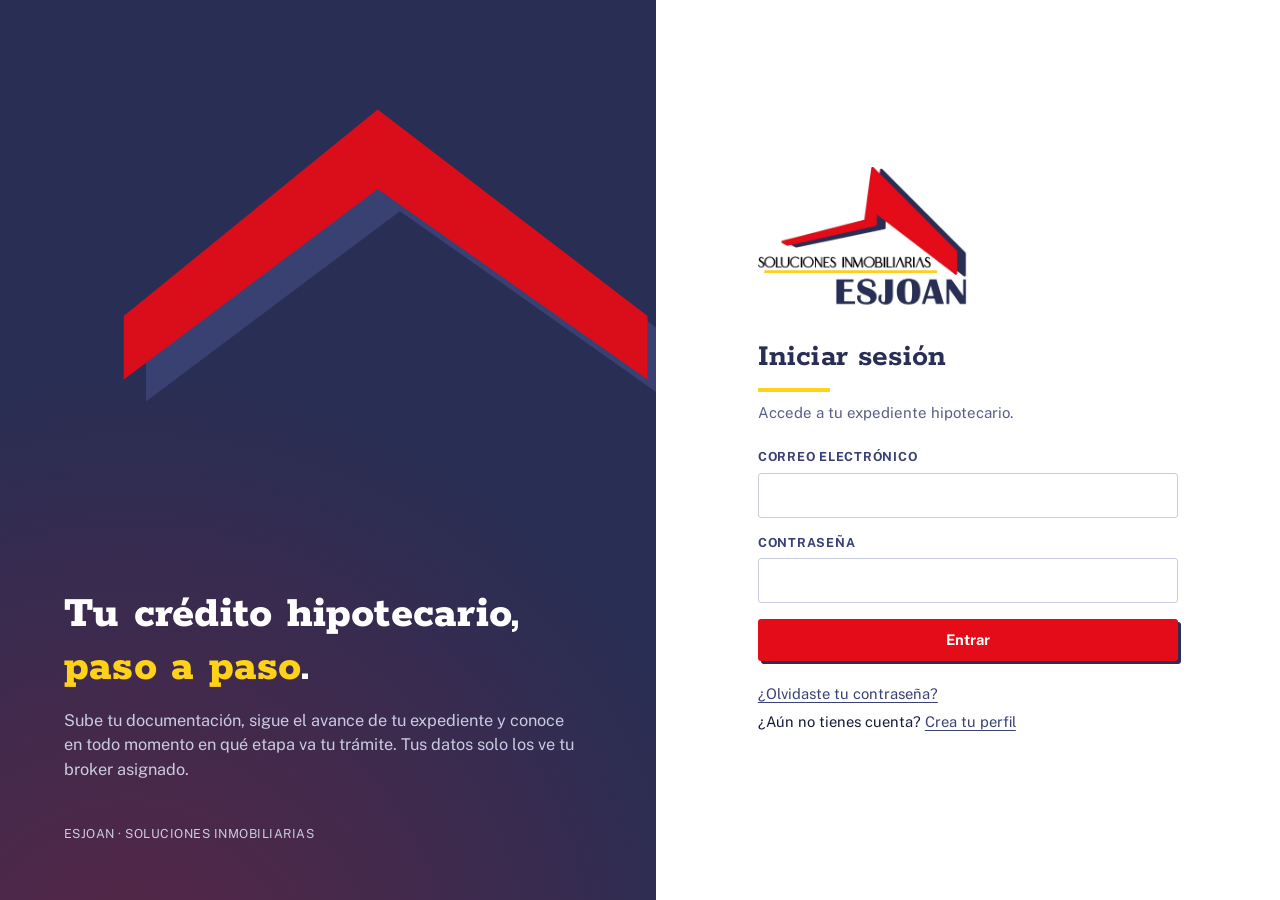
<file: index.html>
<!doctype html>
<html lang="es">
<head>
  <meta charset="utf-8">
  <meta name="viewport" content="width=device-width, initial-scale=1, viewport-fit=cover">
  <title>ESJOAN · Expedientes hipotecarios</title>
  <meta name="robots" content="noindex, nofollow">
  <meta name="referrer" content="no-referrer">
  <meta name="theme-color" content="#292E54">
  <!-- Política de seguridad de contenido: solo se ejecuta código de este mismo sitio.
       Si algún día usas un dominio propio para Supabase, agrégalo en connect-src. -->
  <meta http-equiv="Content-Security-Policy" content="default-src 'none'; script-src 'self'; style-src 'self'; img-src 'self' data: blob:; font-src 'self'; connect-src 'self' https://*.supabase.co wss://*.supabase.co; worker-src 'self' blob:; base-uri 'self'; form-action 'self'; object-src 'none'; manifest-src 'self'">
  <link rel="icon" href="assets/favicon.svg" type="image/svg+xml">
  <link rel="stylesheet" href="css/styles.css">
</head>
<body>
  <div id="app"><div class="cargando">Cargando…</div></div>
  <noscript><p style="padding:40px;font-family:sans-serif">Esta aplicación necesita JavaScript para funcionar.</p></noscript>
  <script src="js/vendor/supabase.js"></script>
  <script type="module" src="js/app.js"></script>
</body>
</html>
</file>
<file: css/styles.css>
/* =====================================================================
   ESJOAN · Soluciones Inmobiliarias — sistema de diseño
   Colores tomados del logo: rojo #E40C19 · azul marino #292E54 · amarillo #FFD21A
   Tipografías (auto-alojadas): Rokkitt (slab, eco del wordmark) + Public Sans
   Elemento distintivo: la "cumbrera" — línea de techo roja con sombra marino
   desplazada, igual que el isotipo, que dibuja el avance de cada expediente.
   ===================================================================== */

@font-face { font-family: "Rokkitt"; font-style: normal; font-weight: 100 900; font-display: swap;
  src: url("../assets/fonts/rokkitt-latin-ext-wght-normal.woff2") format("woff2-variations");
  unicode-range: U+0100-02BA, U+02BD-02C5, U+02C7-02CC, U+02CE-02D7, U+02DD-02FF, U+0304, U+0308, U+0329, U+1D00-1DBF, U+1E00-1E9F, U+1EF2-1EFF, U+2020, U+20A0-20AB, U+20AD-20C0, U+2113, U+2C60-2C7F, U+A720-A7FF; }
@font-face { font-family: "Rokkitt"; font-style: normal; font-weight: 100 900; font-display: swap;
  src: url("../assets/fonts/rokkitt-latin-wght-normal.woff2") format("woff2-variations");
  unicode-range: U+0000-00FF, U+0131, U+0152-0153, U+02BB-02BC, U+02C6, U+02DA, U+02DC, U+0304, U+0308, U+0329, U+2000-206F, U+20AC, U+2122, U+2191, U+2193, U+2212, U+2215, U+FEFF, U+FFFD; }
@font-face { font-family: "Public Sans"; font-style: normal; font-weight: 100 900; font-display: swap;
  src: url("../assets/fonts/public-sans-latin-ext-wght-normal.woff2") format("woff2-variations");
  unicode-range: U+0100-02BA, U+02BD-02C5, U+02C7-02CC, U+02CE-02D7, U+02DD-02FF, U+0304, U+0308, U+0329, U+1D00-1DBF, U+1E00-1E9F, U+1EF2-1EFF, U+2020, U+20A0-20AB, U+20AD-20C0, U+2113, U+2C60-2C7F, U+A720-A7FF; }
@font-face { font-family: "Public Sans"; font-style: normal; font-weight: 100 900; font-display: swap;
  src: url("../assets/fonts/public-sans-latin-wght-normal.woff2") format("woff2-variations");
  unicode-range: U+0000-00FF, U+0131, U+0152-0153, U+02BB-02BC, U+02C6, U+02DA, U+02DC, U+0304, U+0308, U+0329, U+2000-206F, U+20AC, U+2122, U+2191, U+2193, U+2212, U+2215, U+FEFF, U+FFFD; }

:root {
  --navy-900: #171B38;
  --navy: #292E54;
  --navy-700: #3A4174;
  --navy-500: #6B7099;
  --navy-200: #C9CCE0;
  --navy-100: #E4E6F1;
  --navy-50: #F4F5FA;
  --red: #E40C19;
  --red-dark: #B90813;
  --red-50: #FDECEC;
  --gold: #FFD21A;
  --gold-dark: #8A6D00;
  --gold-50: #FFF8D6;
  --ok: #1B7A4B;
  --ok-50: #E4F4EC;
  --warn: #9A5B00;
  --warn-50: #FFF1D6;
  --bg: #F3F4F9;
  --paper: #FFFFFF;
  --ink: #171B38;
  --muted: #5A5F86;
  --line: #DADDEB;
  --radius: 3px;
  --shadow: 0 1px 0 rgba(23, 27, 56, .04), 0 8px 24px -12px rgba(23, 27, 56, .18);
  --f-display: "Rokkitt", "Rockwell", "Roboto Slab", Georgia, serif;
  --f-ui: "Public Sans", "Segoe UI", system-ui, -apple-system, Roboto, sans-serif;
  --side: 248px;
}

*, *::before, *::after { box-sizing: border-box; }
html { -webkit-text-size-adjust: 100%; }
body { margin: 0; font-family: var(--f-ui); font-size: 15px; line-height: 1.5; color: var(--ink); background: var(--bg); -webkit-font-smoothing: antialiased; }
h1, h2, h3, h4 { font-family: var(--f-display); font-weight: 700; line-height: 1.15; margin: 0; color: var(--navy); letter-spacing: .005em; }
h1 { font-size: 2.1rem; } h2 { font-size: 1.5rem; } h3 { font-size: 1.2rem; } h4 { font-size: 1rem; }
p { margin: 0 0 .75rem; }
a { color: var(--navy-700); text-underline-offset: 3px; }
a:hover { color: var(--red); }
button, input, select, textarea { font: inherit; color: inherit; }
:focus-visible { outline: 3px solid var(--gold); outline-offset: 2px; border-radius: 2px; }
.sr-only { position: absolute; width: 1px; height: 1px; overflow: hidden; clip: rect(0 0 0 0); white-space: nowrap; }
[hidden] { display: none !important; }
.muted { color: var(--muted); }
.small { font-size: .85rem; }
.nowrap { white-space: nowrap; }
.right { text-align: right; }
.num { font-variant-numeric: tabular-nums; }
.mono { font-family: ui-monospace, SFMono-Regular, Menlo, Consolas, monospace; font-size: .85em; }

/* ---------- Estructura de la aplicación ---------------------------------- */
.app { display: grid; grid-template-columns: var(--side) 1fr; min-height: 100vh; }
.side { background: var(--navy); color: #fff; display: flex; flex-direction: column; position: sticky; top: 0; height: 100vh; }
.side-logo { background: #fff; padding: 14px 18px 10px; border-bottom: 4px solid var(--gold); }
.side-logo img { display: block; width: 100%; height: auto; }
.side nav { padding: 18px 12px; display: flex; flex-direction: column; gap: 2px; flex: 1; overflow-y: auto; }
.side-title { font-size: .68rem; letter-spacing: .16em; text-transform: uppercase; color: var(--navy-200); padding: 14px 12px 6px; }
.nav-link { display: flex; align-items: center; gap: 12px; padding: 10px 12px; color: #E8EAF6; text-decoration: none; border-radius: var(--radius); font-weight: 500; border-left: 3px solid transparent; }
.nav-link:hover { background: rgba(255, 255, 255, .07); color: #fff; }
.nav-link[aria-current="page"] { background: rgba(255, 255, 255, .1); color: #fff; border-left-color: var(--red); font-weight: 700; }
.nav-link svg { width: 18px; height: 18px; flex: none; opacity: .9; }
.side-user { padding: 14px 16px 18px; border-top: 1px solid rgba(255, 255, 255, .12); font-size: .85rem; }
.side-user .who { font-weight: 700; overflow: hidden; text-overflow: ellipsis; white-space: nowrap; }
.side-user .rol { color: var(--gold); font-size: .72rem; letter-spacing: .12em; text-transform: uppercase; font-weight: 700; }
.side-user button { margin-top: 10px; }

.main { min-width: 0; }
.topbar-mobile { display: none; }
.content { padding: 34px clamp(18px, 4vw, 56px) 80px; max-width: 1240px; margin: 0 auto; }

.page-head { display: flex; flex-wrap: wrap; gap: 14px 24px; align-items: flex-end; justify-content: space-between; margin-bottom: 26px; }
.page-head .kicker { font-size: .72rem; letter-spacing: .16em; text-transform: uppercase; color: var(--red); font-weight: 800; margin-bottom: 6px; }
.rule { display: block; width: 72px; height: 4px; background: var(--gold); margin-top: 12px; border-radius: 1px; }
.crumbs { font-size: .85rem; margin-bottom: 14px; }
.crumbs a { color: var(--muted); text-decoration: none; font-weight: 600; }
.crumbs a:hover { color: var(--red); }

@media (max-width: 900px) {
  .app { display: block; }
  .side { position: fixed; z-index: 40; inset: 0 auto 0 0; width: min(84vw, 300px); transform: translateX(-102%); transition: transform .22s ease; box-shadow: 0 0 40px rgba(0, 0, 0, .35); }
  .side.abierto { transform: none; }
  .scrim { position: fixed; inset: 0; background: rgba(23, 27, 56, .5); z-index: 30; }
  .topbar-mobile { display: flex; align-items: center; justify-content: space-between; background: #fff; padding: 8px 14px; border-bottom: 4px solid var(--gold); position: sticky; top: 0; z-index: 20; }
  .topbar-mobile img { height: 42px; width: auto; display: block; }
  .content { padding-top: 22px; }
  h1 { font-size: 1.7rem; }
}

/* ---------- Hojas (paneles) ---------------------------------------------- */
.hoja { background: var(--paper); border: 1px solid var(--line); border-radius: var(--radius); box-shadow: var(--shadow); }
.hoja + .hoja { margin-top: 20px; }
.hoja-head { display: flex; flex-wrap: wrap; align-items: center; justify-content: space-between; gap: 10px; padding: 16px 22px; border-bottom: 1px solid var(--line); }
.hoja-head h3 { display: flex; align-items: center; gap: 10px; }
.hoja-head h3::before { content: ""; width: 4px; height: 20px; background: var(--red); box-shadow: 3px 3px 0 var(--navy); margin-right: 3px; }
.hoja-body { padding: 22px; }
.hoja-body.flush { padding: 0; }
.cols { display: grid; gap: 20px; }
.cols-2 { grid-template-columns: repeat(2, minmax(0, 1fr)); }
.cols-3 { grid-template-columns: repeat(3, minmax(0, 1fr)); }
.cols-21 { grid-template-columns: minmax(0, 2fr) minmax(0, 1fr); }
@media (max-width: 980px) { .cols-2, .cols-3, .cols-21 { grid-template-columns: 1fr; } }
.stack > * + * { margin-top: 16px; }
.row { display: flex; flex-wrap: wrap; gap: 10px; align-items: center; }
.row.between { justify-content: space-between; }
.grow { flex: 1; }

/* ---------- Botones ------------------------------------------------------- */
.btn { --b: var(--navy); display: inline-flex; align-items: center; justify-content: center; gap: 8px; padding: 10px 18px; border: 2px solid var(--b); background: var(--b); color: #fff; border-radius: var(--radius); font-weight: 700; font-size: .92rem; cursor: pointer; text-decoration: none; transition: transform .08s, background .15s, box-shadow .15s; line-height: 1.2; }
.btn:hover { color: #fff; background: var(--navy-700); border-color: var(--navy-700); }
.btn:active { transform: translateY(1px); }
.btn svg { width: 16px; height: 16px; }
.btn-primary { --b: var(--red); box-shadow: 3px 3px 0 var(--navy); }
.btn-primary:hover { background: var(--red-dark); border-color: var(--red-dark); box-shadow: 4px 4px 0 var(--navy); }
.btn-primary:active { box-shadow: 1px 1px 0 var(--navy); transform: translate(2px, 2px); }
.btn-outline { background: transparent; color: var(--navy); }
.btn-outline:hover { background: var(--navy); color: #fff; }
.btn-ghost { background: transparent; border-color: transparent; color: var(--navy-700); padding-inline: 10px; }
.btn-ghost:hover { background: var(--navy-50); color: var(--red); border-color: transparent; }
.side .btn-outline { color: #fff; border-color: rgba(255, 255, 255, .5); }
.side .btn-outline:hover { background: #fff; color: var(--navy); }
.btn-danger { --b: var(--red); background: transparent; color: var(--red); }
.btn-danger:hover { background: var(--red); color: #fff; }
.btn-sm { padding: 6px 12px; font-size: .82rem; }
.btn[disabled], .btn[aria-disabled="true"] { opacity: .45; cursor: not-allowed; pointer-events: none; box-shadow: none; }
.btn-block { display: flex; width: 100%; }
.spinner { width: 16px; height: 16px; border: 2px solid currentColor; border-right-color: transparent; border-radius: 50%; animation: giro .7s linear infinite; display: inline-block; }
@keyframes giro { to { transform: rotate(360deg); } }

/* ---------- Formularios --------------------------------------------------- */
.field { display: flex; flex-direction: column; gap: 6px; margin-bottom: 16px; }
.field > label, .lbl { font-size: .78rem; font-weight: 700; letter-spacing: .06em; text-transform: uppercase; color: var(--navy-700); }
.field .hint { font-size: .8rem; color: var(--muted); }
.input, select.input, textarea.input { width: 100%; padding: 10px 12px; border: 1.5px solid var(--navy-200); background: #fff; border-radius: var(--radius); transition: border-color .12s, box-shadow .12s; min-height: 42px; }
.input:hover { border-color: var(--navy-500); }
.input:focus { outline: none; border-color: var(--navy); box-shadow: 0 0 0 3px rgba(255, 210, 26, .55); }
.input[aria-invalid="true"] { border-color: var(--red); }
textarea.input { min-height: 90px; resize: vertical; }
.input-money { position: relative; }
.input-money::before { content: "$"; position: absolute; left: 12px; top: 50%; transform: translateY(-50%); color: var(--muted); font-weight: 700; pointer-events: none; }
.input-money .input { padding-left: 26px; }
.campo-ojo { position: relative; }
.campo-ojo .input { padding-right: 42px; letter-spacing: normal; }
.campo-ojo input[type="password"].input { font-family: inherit; letter-spacing: 2px; }
.btn-ojo { position: absolute; right: 6px; top: 50%; transform: translateY(-50%); width: 30px; height: 30px; display: grid; place-items: center; border: none; background: transparent; color: var(--navy-700); border-radius: 999px; cursor: pointer; }
.btn-ojo:hover { background: var(--navy-50); color: var(--red); }
.btn-ojo .ic { width: 18px; height: 18px; }
.form-grid { display: grid; grid-template-columns: repeat(2, minmax(0, 1fr)); gap: 0 18px; }
.form-grid .full { grid-column: 1 / -1; }
@media (max-width: 640px) { .form-grid { grid-template-columns: 1fr; } }
.check { display: flex; gap: 10px; align-items: flex-start; font-size: .9rem; cursor: pointer; }
.check input { width: 18px; height: 18px; margin-top: 2px; accent-color: var(--red); flex: none; }
.chips { display: flex; flex-wrap: wrap; gap: 8px; }
.chip { display: inline-flex; align-items: center; gap: 6px; padding: 7px 14px; border: 1.5px solid var(--navy-200); border-radius: 99px; cursor: pointer; font-weight: 600; font-size: .88rem; background: #fff; user-select: none; }
.chip:has(input:checked) { background: var(--navy); color: #fff; border-color: var(--navy); }
.chip:has(input:focus-visible) { outline: 3px solid var(--gold); outline-offset: 2px; }
.chip input { position: absolute; opacity: 0; pointer-events: none; }
.meter { height: 6px; background: var(--navy-100); border-radius: 3px; overflow: hidden; }
.meter > span { display: block; height: 100%; width: 0; background: var(--red); transition: width .2s, background .2s; }

/* ---------- Insignias y avisos ------------------------------------------- */
.badge { display: inline-flex; align-items: center; gap: 6px; padding: 3px 10px; border-radius: 99px; font-size: .74rem; font-weight: 800; letter-spacing: .03em; background: var(--navy-100); color: var(--navy); white-space: nowrap; }
.badge::before { content: ""; width: 7px; height: 7px; border-radius: 50%; background: currentColor; opacity: .85; }
.badge.plain::before { display: none; }
.badge.ok { background: var(--ok-50); color: var(--ok); }
.badge.warn { background: var(--warn-50); color: var(--warn); }
.badge.bad { background: var(--red-50); color: var(--red-dark); }
.badge.gold { background: var(--gold-50); color: var(--gold-dark); }
.badge.navy { background: var(--navy); color: #fff; }
.banner { display: flex; gap: 12px; padding: 14px 16px; border-radius: var(--radius); border: 1px solid var(--line); border-left: 5px solid var(--navy); background: #fff; font-size: .92rem; margin-bottom: 18px; }
.banner svg { width: 20px; height: 20px; flex: none; margin-top: 2px; }
.banner.warn { border-left-color: var(--gold); background: var(--gold-50); }
.banner.bad { border-left-color: var(--red); background: var(--red-50); }
.banner.ok { border-left-color: var(--ok); background: var(--ok-50); }
.banner p { margin: 0; }
.banner p + p { margin-top: 4px; }

/* ---------- Tablas ---------------------------------------------------------- */
.scroll-x { overflow-x: auto; -webkit-overflow-scrolling: touch; }
.tabla { width: 100%; border-collapse: collapse; font-size: .9rem; font-variant-numeric: tabular-nums; }
.tabla th { text-align: left; font-size: .7rem; letter-spacing: .1em; text-transform: uppercase; color: var(--navy-700); padding: 11px 14px; border-bottom: 2px solid var(--navy); background: var(--navy-50); white-space: nowrap; position: sticky; top: 0; }
.tabla td { padding: 12px 14px; border-bottom: 1px solid var(--line); vertical-align: middle; }
.tabla tr:hover td { background: #FAFAFD; }
.tabla .right { text-align: right; }
.tabla a.fila-link { font-weight: 700; text-decoration: none; color: var(--navy); }
.tabla a.fila-link:hover { color: var(--red); text-decoration: underline; }
.tabla tr.descartado td { color: var(--muted); background: repeating-linear-gradient(135deg, #fff, #fff 8px, #F7F7FB 8px, #F7F7FB 16px); }
.tabla input.input, .tabla select.input { min-height: 34px; padding: 5px 8px; font-size: .85rem; }

/* ---------- Pestañas -------------------------------------------------------- */
.tabs { display: flex; gap: 4px; border-bottom: 2px solid var(--navy); margin-bottom: 22px; overflow-x: auto; }
.tab { padding: 11px 18px; font-weight: 700; color: var(--muted); text-decoration: none; border: 2px solid transparent; border-bottom: none; border-radius: var(--radius) var(--radius) 0 0; white-space: nowrap; margin-bottom: -2px; }
.tab:hover { color: var(--navy); background: var(--navy-50); }
.tab[aria-current="page"] { background: var(--navy); color: #fff; }
.tab .count { display: inline-block; min-width: 20px; padding: 0 6px; margin-left: 6px; border-radius: 10px; background: var(--red); color: #fff; font-size: .72rem; text-align: center; }

/* ---------- La cumbrera: avance del expediente -------------------------- */
.cumbrera { padding: 8px 8px 0; }
.cumbrera svg { width: 100%; height: auto; display: block; overflow: visible; }
.cumbrera .rafter-bg { fill: none; stroke: var(--navy-100); stroke-width: 11; stroke-linecap: round; stroke-linejoin: round; }
.cumbrera .rafter-shadow { fill: none; stroke: var(--navy); stroke-width: 11; stroke-linecap: round; stroke-linejoin: round; }
.cumbrera .rafter-done { fill: none; stroke: var(--red); stroke-width: 11; stroke-linecap: round; stroke-linejoin: round; }
.cumbrera .nodo { fill: #fff; stroke: var(--navy-200); stroke-width: 3; }
.cumbrera .nodo.hecho { fill: var(--navy); stroke: #fff; }
.cumbrera .nodo.actual { fill: var(--red); stroke: var(--gold); stroke-width: 4; }
.cumbrera .halo { fill: none; stroke: var(--gold); stroke-width: 2; opacity: .7; transform-box: fill-box; transform-origin: center; animation: latido 2s ease-out infinite; }
@keyframes latido { 0% { transform: scale(.9); opacity: .9; } 100% { transform: scale(2); opacity: 0; } }
.cumbrera text { font-family: var(--f-ui); font-size: 12.5px; font-weight: 600; fill: var(--muted); text-anchor: middle; }
.cumbrera text.hecho { fill: var(--navy); }
.cumbrera text.actual { fill: var(--red); font-weight: 800; }
.cumbrera .tick { stroke: #fff; stroke-width: 2.5; fill: none; stroke-linecap: round; stroke-linejoin: round; }
.cumbrera-lista { display: none; list-style: none; margin: 0; padding: 0; }
.cumbrera-lista li { display: flex; align-items: center; gap: 12px; padding: 9px 0 9px 4px; font-weight: 600; color: var(--muted); border-left: 4px solid var(--navy-100); padding-left: 14px; margin-left: 6px; }
.cumbrera-lista li.hecho { color: var(--navy); border-left-color: var(--red); }
.cumbrera-lista li.actual { color: var(--red); font-weight: 800; border-left-color: var(--red); border-left-width: 8px; padding-left: 10px; }
@media (max-width: 720px) { .cumbrera svg { display: none; } .cumbrera-lista { display: block; } }
.estado-actual { display: flex; flex-wrap: wrap; align-items: baseline; gap: 6px 14px; padding: 14px 22px 18px; }
.estado-actual .lead { font-family: var(--f-display); font-size: 1.35rem; font-weight: 700; color: var(--navy); }

/* ---------- Datos clave --------------------------------------------------- */
.kpis { display: grid; grid-template-columns: repeat(auto-fit, minmax(170px, 1fr)); gap: 1px; background: var(--line); border: 1px solid var(--line); border-radius: var(--radius); overflow: hidden; }
.kpi { background: #fff; padding: 16px 18px; }
.kpi .k { font-size: .68rem; letter-spacing: .12em; text-transform: uppercase; color: var(--muted); font-weight: 700; }
.kpi .v { font-family: var(--f-display); font-size: 1.7rem; font-weight: 700; color: var(--navy); line-height: 1.15; margin-top: 4px; font-variant-numeric: tabular-nums; }
.kpi .v.big { font-size: 2.1rem; color: var(--red); }
.kpi .s { font-size: .8rem; color: var(--muted); margin-top: 2px; }
.dl { display: grid; grid-template-columns: max-content 1fr; gap: 10px 22px; margin: 0; }
.dl dt { font-size: .74rem; letter-spacing: .08em; text-transform: uppercase; color: var(--muted); font-weight: 700; padding-top: 2px; }
.dl dd { margin: 0; font-weight: 500; }

/* ---------- Documentos ---------------------------------------------------- */
.doc-req { display: grid; grid-template-columns: 34px 1fr auto; gap: 8px 14px; align-items: start; padding: 16px 22px; border-bottom: 1px solid var(--line); }
.doc-req:last-child { border-bottom: none; }
.doc-req .ico { width: 34px; height: 34px; border-radius: 50%; display: grid; place-items: center; background: var(--navy-100); color: var(--navy); }
.doc-req .ico svg { width: 18px; height: 18px; }
.doc-req.ok .ico { background: var(--ok-50); color: var(--ok); }
.doc-req.bad .ico { background: var(--red-50); color: var(--red); }
.doc-req.wait .ico { background: var(--gold-50); color: var(--gold-dark); }
.doc-req h4 { font-family: var(--f-ui); font-size: .98rem; font-weight: 700; }
.doc-req .desc { font-size: .84rem; color: var(--muted); }
.doc-file { display: flex; flex-wrap: wrap; gap: 8px 12px; align-items: center; margin-top: 10px; padding: 8px 12px; background: var(--navy-50); border-radius: var(--radius); font-size: .88rem; }
.doc-file .nombre { font-weight: 600; word-break: break-all; }
.doc-actions { display: flex; gap: 6px; flex-wrap: wrap; justify-content: flex-end; }
.motivo { margin-top: 8px; padding: 8px 12px; border-left: 4px solid var(--red); background: var(--red-50); font-size: .86rem; }
@media (max-width: 640px) { .doc-req { grid-template-columns: 34px 1fr; } .doc-actions { grid-column: 1 / -1; justify-content: flex-start; } }
.dropzone { display: block; border: 2px dashed var(--navy-200); border-radius: var(--radius); padding: 14px; text-align: center; font-size: .86rem; color: var(--muted); cursor: pointer; transition: .15s; margin-top: 10px; }
.dropzone:hover, .dropzone.over { border-color: var(--red); background: var(--red-50); color: var(--red-dark); }
.progress-line { height: 8px; background: var(--navy-100); border-radius: 4px; overflow: hidden; }
.progress-line > span { display: block; height: 100%; background: linear-gradient(90deg, var(--red), var(--red-dark)); }

/* ---------- Línea de tiempo ------------------------------------------------- */
.timeline { list-style: none; margin: 0; padding: 4px 0 4px 8px; }
.timeline li { position: relative; padding: 0 0 20px 26px; border-left: 2px solid var(--navy-100); margin-left: 6px; }
.timeline li:last-child { padding-bottom: 0; border-left-color: transparent; }
.timeline li::before { content: ""; position: absolute; left: -7px; top: 3px; width: 12px; height: 12px; background: var(--navy); border: 2px solid #fff; border-radius: 50%; box-shadow: 0 0 0 2px var(--navy-200); }
.timeline li.cambio::before { background: var(--red); box-shadow: 0 0 0 2px var(--red); }
.timeline .ev { font-weight: 700; }
.timeline .meta { font-size: .8rem; color: var(--muted); }
.timeline .det { font-size: .88rem; margin-top: 2px; }

/* ---------- Simulador ---------------------------------------------------------- */
.sim-layout { display: grid; grid-template-columns: 330px minmax(0, 1fr); gap: 20px; align-items: start; }
@media (max-width: 1050px) { .sim-layout { grid-template-columns: 1fr; } }
.sim-params { position: sticky; top: 16px; }
@media (max-width: 1050px) { .sim-params { position: static; } }
.oferta { display: grid; grid-template-columns: 8px 1fr auto; gap: 16px; padding: 16px 18px 16px 0; border-bottom: 1px solid var(--line); align-items: center; cursor: pointer; background: #fff; transition: background .12s; }
.oferta:hover { background: var(--navy-50); }
.oferta .franja { align-self: stretch; }
.oferta .banco { font-family: var(--f-display); font-weight: 700; font-size: 1.15rem; color: var(--navy); }
.oferta .sub { font-size: .82rem; color: var(--muted); }
.oferta .cifras { display: flex; gap: 22px; flex-wrap: wrap; justify-content: flex-end; text-align: right; }
.oferta .cifras .c .k { font-size: .64rem; letter-spacing: .1em; text-transform: uppercase; color: var(--muted); font-weight: 700; }
.oferta .cifras .c .v { font-weight: 700; font-variant-numeric: tabular-nums; }
.oferta .cifras .c.main .v { font-family: var(--f-display); font-size: 1.5rem; color: var(--red); line-height: 1.1; }
.oferta .badges { display: flex; gap: 6px; flex-wrap: wrap; margin-top: 6px; }
@media (max-width: 720px) { .oferta { grid-template-columns: 6px 1fr; } .oferta .cifras { grid-column: 2; justify-content: flex-start; text-align: left; } }
.sim-detalle-head { display: flex; flex-wrap: wrap; gap: 14px; justify-content: space-between; align-items: flex-start; }
.desglose { width: 100%; border-collapse: collapse; font-variant-numeric: tabular-nums; }
.desglose td { padding: 8px 0; border-bottom: 1px dashed var(--line); }
.desglose td:last-child { text-align: right; font-weight: 600; }
.desglose tr.total td { border-bottom: 2px solid var(--navy); font-weight: 800; color: var(--navy); }
.barra-costo { display: flex; height: 14px; border-radius: 2px; overflow: hidden; margin: 10px 0 6px; background: var(--navy-100); }
.barra-costo span { display: block; height: 100%; }
.leyenda { display: flex; gap: 14px; flex-wrap: wrap; font-size: .78rem; color: var(--muted); }
.leyenda i { display: inline-block; width: 10px; height: 10px; margin-right: 5px; border-radius: 2px; vertical-align: -1px; }
.tabla-amort { max-height: 420px; overflow: auto; border: 1px solid var(--line); }
.recomendada { border: 2px solid var(--gold); box-shadow: 4px 4px 0 var(--gold); }

/* ---------- Tarjetas de expediente (bandeja) --------------------------------- */
.exp-lista { display: grid; gap: 14px; }
.exp-card { display: grid; grid-template-columns: auto 1fr auto; gap: 8px 20px; align-items: center; padding: 18px 22px; background: #fff; border: 1px solid var(--line); border-left: 6px solid var(--navy); border-radius: var(--radius); text-decoration: none; color: inherit; transition: transform .1s, box-shadow .15s, border-color .15s; }
.exp-card:hover { border-left-color: var(--red); box-shadow: var(--shadow); transform: translateX(2px); color: inherit; }
.exp-card .folio { font-family: var(--f-display); font-size: 1.7rem; font-weight: 800; color: var(--navy); min-width: 88px; }
.exp-card .folio small { display: block; font-family: var(--f-ui); font-size: .62rem; letter-spacing: .14em; color: var(--muted); font-weight: 700; }
.exp-card .titulo { font-weight: 700; }
.exp-card .sub { font-size: .85rem; color: var(--muted); }
@media (max-width: 640px) { .exp-card { grid-template-columns: 1fr; } }
.filtros { display: flex; flex-wrap: wrap; gap: 10px; margin-bottom: 18px; align-items: center; }
.filtros .input { width: auto; min-width: 190px; }
.vacio { text-align: center; padding: 56px 20px; color: var(--muted); }
.vacio svg { width: 56px; height: 56px; color: var(--navy-200); margin-bottom: 10px; }
.vacio h3 { margin-bottom: 6px; }

/* ---------- Modal y avisos ---------------------------------------------------------- */
.modal-fondo { position: fixed; inset: 0; background: rgba(23, 27, 56, .6); z-index: 100; display: grid; place-items: center; padding: 20px; overflow-y: auto; animation: aparece .15s ease; }
.modal { background: #fff; width: min(640px, 100%); border-radius: var(--radius); border-top: 6px solid var(--red); box-shadow: 8px 8px 0 var(--navy), 0 30px 60px rgba(0, 0, 0, .3); max-height: calc(100vh - 40px); display: flex; flex-direction: column; }
.modal.wide { width: min(980px, 100%); }
.modal-head { padding: 18px 24px 12px; display: flex; justify-content: space-between; gap: 10px; align-items: center; }
.modal-body { padding: 4px 24px 18px; overflow-y: auto; }
.modal-foot { padding: 14px 24px 20px; display: flex; gap: 10px; justify-content: flex-end; flex-wrap: wrap; border-top: 1px solid var(--line); }
@keyframes aparece { from { opacity: 0; } to { opacity: 1; } }
.toasts { position: fixed; z-index: 200; right: 18px; bottom: 18px; display: flex; flex-direction: column; gap: 10px; max-width: min(420px, calc(100vw - 36px)); }
.toast { background: var(--navy); color: #fff; padding: 13px 16px; border-radius: var(--radius); border-left: 5px solid var(--gold); box-shadow: 0 10px 30px rgba(0, 0, 0, .3); font-size: .92rem; animation: sube .2s ease; }
.toast.ok { border-left-color: #4FD08F; }
.toast.error { border-left-color: var(--red); background: #3a0d12; }
@keyframes sube { from { transform: translateY(12px); opacity: 0; } to { transform: none; opacity: 1; } }
.cargando { display: grid; place-items: center; padding: 80px 20px; color: var(--muted); gap: 14px; }
.cargando .spinner { width: 30px; height: 30px; border-width: 3px; color: var(--red); }

/* ---------- Acceso (login / registro) -------------------------------------------------- */
.acceso { min-height: 100vh; display: grid; grid-template-columns: minmax(0, 1.05fr) minmax(0, 1fr); }
.acceso-arte { background: var(--navy); color: #fff; position: relative; overflow: hidden; padding: 56px clamp(28px, 5vw, 72px); display: flex; flex-direction: column; justify-content: space-between; }
.acceso-arte::after { content: ""; position: absolute; inset: 0; background: radial-gradient(circle at 20% 110%, rgba(228, 12, 25, .25), transparent 55%); pointer-events: none; }
.acceso-arte .techo { position: absolute; right: -6%; top: 6%; width: 92%; max-width: 760px; opacity: .95; }
.acceso-arte .techo .a { fill: var(--navy-700); }
.acceso-arte .techo .b { fill: var(--red); }
.acceso-arte .frase { position: relative; z-index: 1; margin-top: auto; padding-top: 240px; max-width: 520px; }
.acceso-arte .frase h2 { color: #fff; font-size: clamp(2rem, 3.6vw, 3rem); font-weight: 800; }
.acceso-arte .frase h2 em { font-style: normal; color: var(--gold); }
.acceso-arte .frase p { color: var(--navy-200); font-size: 1.02rem; margin-top: 14px; }
.acceso-arte .pie { position: relative; z-index: 1; font-size: .78rem; color: var(--navy-200); margin-top: 32px; letter-spacing: .04em; }
.acceso-form { display: flex; align-items: center; justify-content: center; padding: 40px clamp(22px, 5vw, 64px); background: #fff; }
.acceso-caja { width: min(420px, 100%); }
.acceso-caja .logo { width: 210px; max-width: 70%; display: block; margin-bottom: 26px; }
.acceso-caja h1 { font-size: 2rem; }
.acceso-caja .sub { color: var(--muted); margin: 10px 0 24px; }
.acceso-caja .alt { margin-top: 22px; font-size: .92rem; display: flex; flex-direction: column; gap: 6px; }
@media (max-width: 900px) {
  .acceso { grid-template-columns: 1fr; }
  .acceso-arte { padding: 30px 26px 26px; min-height: 260px; }
  .acceso-arte .frase { padding-top: 110px; }
  .acceso-arte .techo { width: 120%; right: -30%; top: -8%; }
  .acceso-arte .frase p, .acceso-arte .pie { display: none; }
}
.chk-lista { list-style: none; padding: 0; margin: 8px 0 0; font-size: .82rem; color: var(--muted); }
.chk-lista li::before { content: "○ "; color: var(--navy-200); }
.chk-lista li.ok { color: var(--ok); }
.chk-lista li.ok::before { content: "● "; color: var(--ok); }
.qr { background: #fff; padding: 10px; display: inline-block; border: 1px solid var(--line); }
.qr img, .qr svg { display: block; width: 190px; height: 190px; }

@media print { .side, .topbar-mobile, .btn, .tabs, .toasts { display: none !important; } .app { display: block; } .content { padding: 0; max-width: none; } body { background: #fff; } .hoja { box-shadow: none; } }
@media (prefers-reduced-motion: reduce) { *, *::before, *::after { animation: none !important; transition: none !important; } }

/* --- utilidades varias --- */
.check + .btn, .check + button { margin-top: 18px; }
form > .check { margin-bottom: 4px; }

.ic { width: 1.15em; height: 1.15em; flex: none; vertical-align: -.2em; }
.dropzone .ic { width: 20px; height: 20px; vertical-align: -5px; margin-right: 4px; }

#contenido:focus { outline: none; }
.tabla td select.input { min-width: 118px; }
@media (max-width: 980px) { .cols > .first-mobile { order: -1; } }
.kpis-6 { grid-template-columns: repeat(6, minmax(0, 1fr)); }
@media (max-width: 1100px) { .kpis-6 { grid-template-columns: repeat(3, minmax(0, 1fr)); } }
@media (max-width: 560px) { .kpis-6 { grid-template-columns: repeat(2, minmax(0, 1fr)); } }
.fila-link { white-space: nowrap; }
.filtros input[type=search] { flex: 1 1 260px; max-width: 380px; }
</file>
